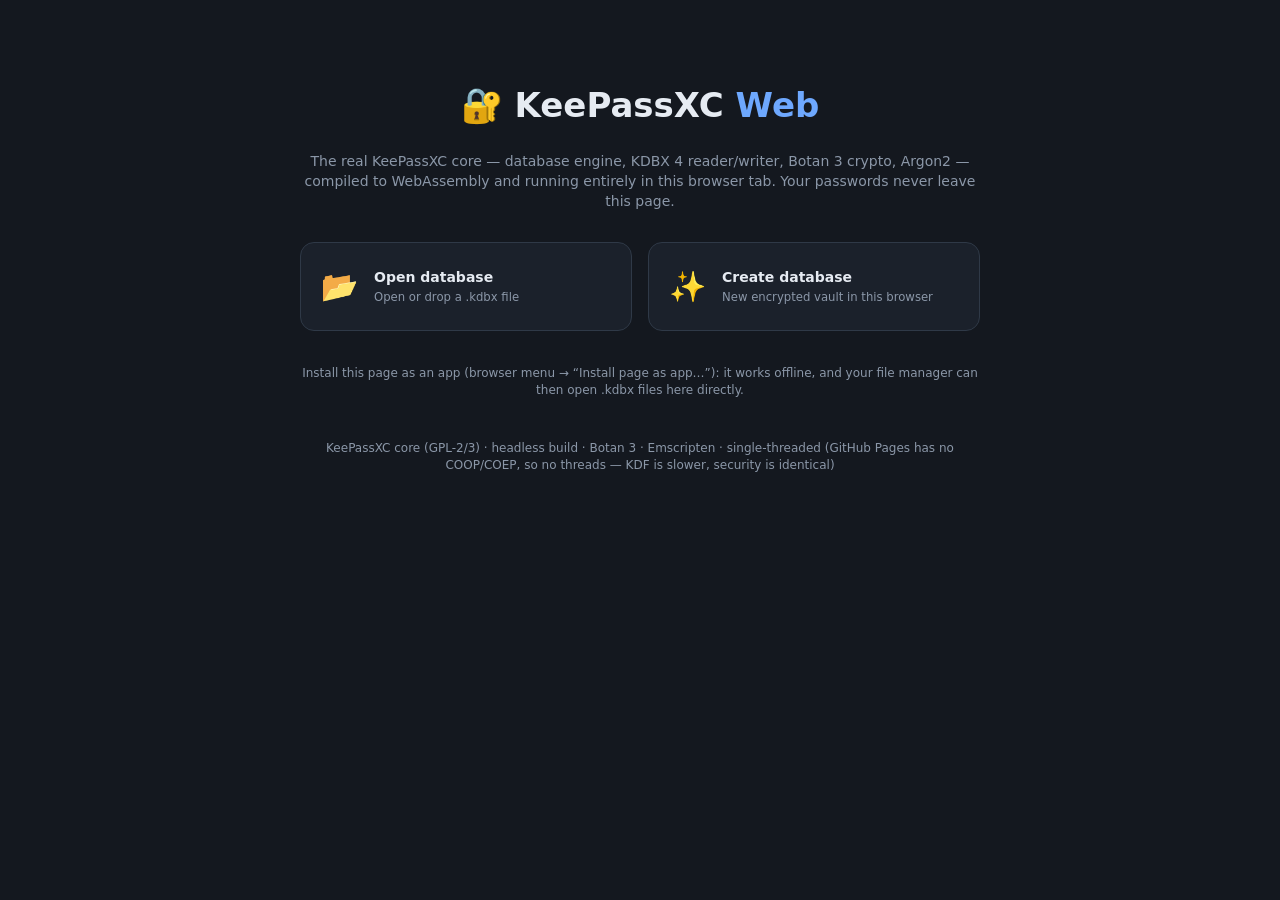
<file: index.html>
<!doctype html>
<html lang="en">
<head>
<meta charset="utf-8">
<meta name="viewport" content="width=device-width, initial-scale=1">
<title>KeePassXC Web</title>
<meta name="color-scheme" content="dark">
<meta name="theme-color" content="#14181f">
<link rel="icon" href="data:image/svg+xml,<svg xmlns='http://www.w3.org/2000/svg' viewBox='0 0 100 100'><text y='.9em' font-size='90'>🔐</text></svg>">
<link rel="manifest" href="manifest.webmanifest">
<link rel="apple-touch-icon" href="icons/icon-192.png">
<link rel="stylesheet" href="styles.css">
<script src="wasm/keepassxc.js"></script>
<script src="app.js" defer></script>
</head>
<body>

<div id="boot"><div class="spinner"></div><p id="boot-msg">Loading the KeePassXC engine …</p></div>

<!-- ================= Landing ================= -->
<section id="landing" hidden>
  <div class="hero">
    <h1>🔐 KeePassXC <em>Web</em></h1>
    <p class="tagline">
      The real KeePassXC core — database engine, KDBX&nbsp;4 reader/writer, Botan&nbsp;3
      crypto, Argon2 — compiled to WebAssembly and running entirely in this
      browser tab. Your passwords never leave this page.
    </p>
    <div class="cards">
      <button class="card" id="btn-open">
        <span class="big">📂</span>
        <span><b>Open database</b><br><small>Open or drop a .kdbx file</small></span>
      </button>
      <button class="card" id="btn-create">
        <span class="big">✨</span>
        <span><b>Create database</b><br><small>New encrypted vault in this browser</small></span>
      </button>
    </div>
    <p class="hint">Install this page as an app (browser menu →
      “Install page as app…”): it works offline, and your file manager
      can then open .kdbx files here directly.</p>
    <div id="recent" hidden>
      <h2>Saved on this device</h2>
      <ul id="recent-list"></ul>
      <p class="hint">Encrypted copies stored in this browser's IndexedDB (origin-scoped).</p>
    </div>
    <footer>
      KeePassXC core (GPL-2/3) · headless build · Botan 3 · Emscripten ·
      single-threaded (GitHub Pages has no COOP/COEP, so no threads — KDF is
      slower, security is identical)
    </footer>
  </div>
</section>

<!-- ================= Unlock ================= -->
<section id="unlock" hidden>
  <form class="panel unlock-panel" id="unlock-form">
    <h2>🔒<span id="unlock-filename">database.kdbx</span></h2>
    <label class="field">
      <span>Master password</span>
      <input type="password" id="unlock-password" autocomplete="current-password" autofocus>
    </label>
    <label class="field">
      <span>Key file <small>(optional)</small></span>
      <input type="file" id="unlock-keyfile">
    </label>
    <label class="check">
      <input type="checkbox" id="unlock-keep" checked>
      Keep an encrypted copy in this browser <small>(lets you unlock it again
      without re-uploading; stored only in this browser's IndexedDB)</small>
    </label>
    <p class="error" id="unlock-error" hidden></p>
    <div class="row">
      <button type="button" class="btn ghost" id="unlock-back">← Back</button>
      <button type="submit" class="btn primary" id="unlock-go">Unlock</button>
    </div>
  </form>
</section>

<!-- ================= Main ================= -->
<section id="main" hidden>
  <header id="topbar">
    <span id="db-title" title="">Database</span>
    <span id="dirty-dot" title="Unsaved changes" hidden>●</span>
    <input id="search" type="search" placeholder="Search entries…" autocomplete="off">
    <div class="topbar-actions">
      <button class="btn" id="btn-save" title="Save (Ctrl+S)">💾 Save</button>
      <button class="btn" id="btn-download" title="Download .kdbx file">⬇ Download</button>
      <button class="btn" id="btn-credentials" title="Change master password / key file">🔑 Credentials</button>
      <button class="btn warn" id="btn-lock" title="Lock (Ctrl+L)">🔒 Lock</button>
    </div>
  </header>

  <div id="layout">
    <nav id="tree-pane"><div id="tree"></div></nav>
    <section id="list-pane">
      <div id="list-head">
        <h3 id="list-title">All entries</h3>
        <button class="btn small" id="btn-add-entry">＋ Entry</button>
      </div>
      <div id="entry-list"></div>
    </section>
    <article id="detail-pane"><div id="detail"><p class="hint">Select an entry.</p></div></article>
  </div>
</section>

<!-- ================= Dialogs ================= -->
<dialog id="dlg-create">
  <form method="dialog" class="panel" id="create-form">
    <h2>Create database</h2>
    <label class="field"><span>Name</span>
      <input id="create-name" required value="My Vault"></label>
    <label class="field"><span>Master password</span>
      <input type="password" id="create-password" required autocomplete="new-password"></label>
    <label class="field"><span>Repeat password</span>
      <input type="password" id="create-password2" required autocomplete="new-password"></label>
    <div class="pw-health" id="create-health" hidden>
      <div class="bar"><i id="create-health-bar"></i></div>
      <small id="create-health-text"></small>
    </div>
    <label class="field"><span>Key file <small>(optional — a key file you upload now will be required every unlock)</small></span>
      <input type="file" id="create-keyfile"></label>
    <label class="field"><span>Key derivation</span>
      <select id="create-kdf">
        <option value="fast">Argon2id — fast (for trying this out: 2 passes, 8 MiB)</option>
        <option value="balanced" selected>Argon2id — balanced (3 passes, 64 MiB) — recommended</option>
        <option value="strong">Argon2id — strong (4 passes, 256 MiB)</option>
        <option value="aes">AES-KDF (fast, weaker)</option>
      </select></label>
    <p class="hint">Key derivation runs single-threaded in the tab and blocks
    the page for a few seconds — the busy screen you'll see is expected.</p>
    <p class="error" id="create-error" hidden></p>
    <div class="row">
      <button class="btn ghost" value="cancel">Cancel</button>
      <button class="btn primary" value="ok" id="create-go">Create</button>
    </div>
  </form>
</dialog>

<dialog id="dlg-entry">
  <form method="dialog" class="panel wide" id="entry-form">
    <h2 id="entry-form-title">Edit entry</h2>
    <div class="grid2">
      <label class="field"><span>Title</span><input id="e-title" required></label>
      <label class="field"><span>Username</span><input id="e-username" autocomplete="off"></label>
      <label class="field"><span>Password</span>
        <span class="input-group">
          <input type="password" id="e-password" autocomplete="new-password">
          <button type="button" class="btn small" id="e-toggle-pw" title="show">👁</button>
          <button type="button" class="btn small" id="e-gen" title="generate">🎲</button>
        </span>
        <span class="pw-health" id="e-health" hidden>
          <span class="bar"><i id="e-health-bar"></i></span>
          <small id="e-health-text"></small>
        </span>
      </label>
      <label class="field"><span>URL</span><input id="e-url" type="url" placeholder="https://"></label>
      <label class="field"><span>Tags <small>(comma-separated)</small></span><input id="e-tags"></label>
      <label class="field"><span>Icon number<small>(KeePass icon set)</small></span><input id="e-icon" type="number" min="0" max="68" value="0"></label>
    </div>
    <label class="field"><span>Notes</span><textarea id="e-notes" rows="3"></textarea></label>
    <div class="field"><span>Custom attributes</span>
      <div id="e-attrs"></div>
      <button type="button" class="btn small" id="e-attr-add">＋ attribute</button>
    </div>
    <label class="check"><input type="checkbox" id="e-expires"> Entry expires
      <input type="datetime-local" id="e-expiry" hidden></label>
    <p class="error" id="entry-error" hidden></p>
    <div class="row">
      <button class="btn ghost" value="cancel">Cancel</button>
      <button class="btn primary" value="ok" id="entry-go">Save entry</button>
    </div>
  </form>
</dialog>

<dialog id="dlg-group">
  <form method="dialog" class="panel" id="group-form">
    <h2 id="group-form-title">Edit group</h2>
    <label class="field"><span>Name</span><input id="g-name" required></label>
    <label class="field"><span>Notes</span><textarea id="g-notes" rows="2"></textarea></label>
    <label class="field"><span>Icon number</span><input id="g-icon" type="number" min="0" max="68" value="48"></label>
    <p class="error" id="group-error" hidden></p>
    <div class="row">
      <button class="btn ghost" value="cancel">Cancel</button>
      <button class="btn primary" value="ok" id="group-go">Save group</button>
    </div>
  </form>
</dialog>

<dialog id="dlg-generator">
  <div class="panel wide">
    <h2>Password generator</h2>
    <div class="tabs">
      <button class="tab on" data-tab="pw">Password</button>
      <button class="tab" data-tab="phrase">Passphrase</button>
    </div>
    <div id="gen-pw" class="tab-body">
      <label class="field"><span>Length: <b id="gen-len-v">20</b></span>
        <input type="range" id="gen-len" min="6" max="64" value="20"></label>
      <div class="checks" id="gen-classes">
        <label class="check"><input type="checkbox" value="1" checked> abc lower</label>
        <label class="check"><input type="checkbox" value="2" checked> ABC upper</label>
        <label class="check"><input type="checkbox" value="4" checked> 123 digits</label>
        <label class="check"><input type="checkbox" value="8"> {} braces</label>
        <label class="check"><input type="checkbox" value="16"> ;: punctuation</label>
        <label class="check"><input type="checkbox" value="32"> "' quotes</label>
        <label class="check"><input type="checkbox" value="64"> -– dashes</label>
        <label class="check"><input type="checkbox" value="128"> +× math</label>
        <label class="check"><input type="checkbox" value="256"> #$ logograms</label>
        <label class="check"><input type="checkbox" value="512"> àé extended</label>
      </div>
      <div class="checks">
        <label class="check"><input type="checkbox" id="gen-alike" checked> exclude look-alikes</label>
        <label class="check"><input type="checkbox" id="gen-every" checked> from every group</label>
      </div>
      <label class="field"><span>Exclude characters</span><input id="gen-exclude" placeholder="e.g. 0OIl"></label>
    </div>
    <div id="gen-phrase" class="tab-body" hidden>
      <label class="field"><span>Words: <b id="gen-words-v">6</b></span>
        <input type="range" id="gen-words" min="3" max="12" value="6"></label>
      <label class="field"><span>Separator</span><input id="gen-sep" value=" " size="4"></label>
      <p class="hint">EFF large wordlist (7776 words, shipped with the app).</p>
    </div>
    <div class="field"><span>Result</span>
      <span class="input-group">
        <output id="gen-result" class="mono"></output>
        <button class="btn small" id="gen-refresh">↻</button>
      </span>
      <span class="pw-health" id="gen-health">
        <span class="bar"><i id="gen-health-bar"></i></span>
        <small id="gen-health-text"></small>
      </span>
    </div>
    <div class="row">
      <button class="btn ghost" id="gen-close">Close</button>
      <button class="btn" id="gen-copy">📋 Copy</button>
      <button class="btn primary" id="gen-use">Use</button>
    </div>
  </div>
</dialog>

<dialog id="dlg-totp">
  <form method="dialog" class="panel" id="totp-form">
    <h2>TOTP setup</h2>
    <label class="field"><span>Secret <small>(Base32)</small></span>
      <input id="t-key" class="mono" placeholder="e.g. JBSWY3DPEHPK3PXP" autocomplete="off"></label>
    <div class="grid2">
      <label class="field"><span>Digits</span>
        <select id="t-digits"><option>6</option><option>8</option></select></label>
      <label class="field"><span>Period (s)</span>
        <select id="t-step"><option>30</option><option>60</option></select></label>
    </div>
    <label class="field"><span>Algorithm</span>
      <select id="t-algo">
        <option value="0">SHA-1</option><option value="1">SHA-256</option><option value="2">SHA-512</option>
      </select></label>
    <p class="hint">Leave the secret empty and submit to remove TOTP.</p>
    <p class="error" id="totp-error" hidden></p>
    <div class="row">
      <button class="btn ghost" value="cancel">Cancel</button>
      <button class="btn primary" value="ok">Save</button>
    </div>
  </form>
</dialog>

<dialog id="dlg-credentials">
  <form method="dialog" class="panel" id="credentials-form">
    <h2>Change credentials</h2>
    <p class="hint">Changes the master password / key file of this database.
    The old credentials keep working on previously saved copies.</p>
    <label class="field"><span>New master password</span>
      <input type="password" id="c-password" autocomplete="new-password"></label>
    <label class="field"><span>Key file <small>(leave empty to remove)</small></span>
      <input type="file" id="c-keyfile"></label>
    <p class="error" id="credentials-error" hidden></p>
    <div class="row">
      <button class="btn ghost" value="cancel">Cancel</button>
      <button class="btn primary" value="ok">Change &amp; save</button>
    </div>
  </form>
</dialog>

<dialog id="dlg-move">
  <form method="dialog" class="panel" id="move-form">
    <h2>Move</h2>
    <label class="field"><span>Destination group</span>
      <select id="m-group"></select></label>
    <p class="error" id="move-error" hidden></p>
    <div class="row">
      <button class="btn ghost" value="cancel">Cancel</button>
      <button class="btn primary" value="ok">Move</button>
    </div>
  </form>
</dialog>

<!-- busy overlay + toasts (overlay starts hidden; busy() shows it) -->
<div id="overlay" hidden><div><div class="spinner"></div><p id="overlay-label">Working …</p></div></div>
<div id="toasts"></div>

</body>
</html>
</file>
<file: styles.css>
/* KeePassXC Web — dark, Qt-independent UI */

:root {
  --bg: #14181f;
  --bg2: #1b212b;
  --bg3: #232b38;
  --line: #2f3947;
  --fg: #e6ebf2;
  --fg-dim: #8b97a8;
  --accent: #6ea8fe;
  --accent-strong: #3d7ddd;
  --danger: #ff7b72;
  --ok: #3fb950;
  --warn: #d29922;
  --radius: 8px;
  --mono: ui-monospace, "Cascadia Code", "JetBrains Mono", Menlo, Consolas, monospace;
}

* { box-sizing: border-box; }
html, body { height: 100%; }
body {
  margin: 0;
  background: var(--bg);
  color: var(--fg);
  font: 14px/1.45 system-ui, "Segoe UI", Roboto, sans-serif;
}
.mono { font-family: var(--mono); }
h1, h2, h3 { margin: 0 0 .6em; font-weight: 600; }
a { color: var(--accent); }
small { color: var(--fg-dim); }
.hint { color: var(--fg-dim); font-size: 12px; }
.error { color: var(--danger); margin: .4em 0; font-size: 13px; }
[hidden] { display: none !important; }

/* boot / overlay spinner */
#boot, #overlay {
  position: fixed; inset: 0; display: grid; place-items: center;
  background: var(--bg); z-index: 50; text-align: center;
}
#overlay { background: rgba(10, 12, 16, .82); backdrop-filter: blur(2px); z-index: 100; }
.spinner {
  width: 34px; height: 34px; margin: 0 auto 12px;
  border: 3px solid var(--line); border-top-color: var(--accent);
  border-radius: 50%; animation: spin .8s linear infinite;
}
@keyframes spin { to { transform: rotate(360deg); } }

/* buttons / inputs */
.btn {
  background: var(--bg3); color: var(--fg); border: 1px solid var(--line);
  border-radius: var(--radius); padding: 7px 14px; cursor: pointer; font: inherit;
}
.btn:hover { border-color: var(--accent); }
.btn.primary { background: var(--accent-strong); border-color: var(--accent-strong); color: #fff; }
.btn.primary:hover { filter: brightness(1.12); }
.btn.ghost { background: transparent; }
.btn.warn:hover { border-color: var(--danger); color: var(--danger); }
.btn.small { padding: 3px 8px; font-size: 12px; }
.btn:disabled { opacity: .5; cursor: default; }

.field { display: block; margin: 10px 0; }
.field > span { display: block; margin-bottom: 4px; font-size: 13px; color: var(--fg-dim); }
input, select, textarea, output {
  width: 100%; padding: 8px 10px; background: var(--bg2);
  border: 1px solid var(--line); border-radius: var(--radius);
  color: var(--fg); font: inherit;
}
input:focus, select:focus, textarea:focus { outline: none; border-color: var(--accent); }
input[type="file"] { padding: 6px; }
input[type="range"] { padding: 0; }
.check { display: flex; gap: 8px; align-items: baseline; margin: 8px 0; cursor: pointer; }
.check input { width: auto; }
.grid2 { display: grid; grid-template-columns: 1fr 1fr; gap: 0 12px; }
.row { display: flex; justify-content: flex-end; gap: 10px; margin-top: 14px; }
.input-group { display: flex; gap: 6px; }
.input-group input { flex: 1; }
.input-group output { flex: 1; overflow-wrap: anywhere; }

/* dialogs */
dialog {
  background: var(--bg2); color: var(--fg); border: 1px solid var(--line);
  border-radius: 12px; padding: 0; max-width: min(92vw, 540px); width: 100%;
}
dialog.wide, .panel.wide { max-width: min(94vw, 700px); }
dialog::backdrop { background: rgba(5, 7, 10, .6); }
.panel { padding: 20px 22px; }

/* landing */
.hero { max-width: 720px; margin: 0 auto; padding: 9vh 20px 40px; text-align: center; }
.hero h1 { font-size: 34px; }
.hero h1 em { color: var(--accent); font-style: normal; }
.tagline { color: var(--fg-dim); margin-bottom: 30px; }
.cards { display: grid; grid-template-columns: 1fr 1fr; gap: 16px; margin-bottom: 34px; }
.card {
  display: flex; align-items: center; gap: 16px; text-align: left;
  background: var(--bg2); border: 1px solid var(--line); border-radius: 14px;
  padding: 22px 20px; cursor: pointer; color: var(--fg); font: inherit;
}
.card:hover { border-color: var(--accent); background: var(--bg3); }
.card .big { font-size: 30px; }
.card small { display: block; margin-top: 2px; }
#recent { text-align: left; border-top: 1px solid var(--line); padding-top: 18px; }
#recent ul { list-style: none; padding: 0; margin: 10px 0; }
#recent li {
  display: flex; align-items: center; gap: 10px; padding: 9px 12px;
  border: 1px solid var(--line); border-radius: var(--radius); margin-bottom: 6px;
}
#recent li .name { flex: 1; }
.hero footer { margin-top: 40px; font-size: 12px; color: var(--fg-dim); }

/* main layout */
#topbar {
  display: flex; align-items: center; gap: 12px;
  padding: 10px 16px; background: var(--bg2); border-bottom: 1px solid var(--line);
  position: sticky; top: 0; z-index: 10;
}
#db-title { font-weight: 600; white-space: nowrap; overflow: hidden; text-overflow: ellipsis; max-width: 26vw; }
#dirty-dot { color: var(--warn); }
#search { flex: 1; max-width: 380px; }
.topbar-actions { display: flex; gap: 8px; margin-left: auto; }

#layout { display: grid; grid-template-columns: 250px 340px 1fr; height: calc(100vh - 55px); }
#tree-pane { overflow: auto; border-right: 1px solid var(--line); padding: 10px; }
#list-pane { overflow: auto; border-right: 1px solid var(--line); display: flex; flex-direction: column; }
#detail-pane { overflow: auto; padding: 18px 22px; }

/* group tree */
#tree ul { list-style: none; margin: 0; padding-left: 16px; }
#tree > ul { padding-left: 0; }
.tree-row {
  display: flex; align-items: center; gap: 7px; padding: 5px 8px;
  border-radius: 6px; cursor: pointer; white-space: nowrap; user-select: none;
}
.tree-row:hover { background: var(--bg3); }
.tree-row.sel { background: var(--accent-strong); color: #fff; }
.tree-row .tw { width: 14px; text-align: center; color: var(--fg-dim); flex: none; }
.tree-row.sel .tw { color: #fff; }
.tree-actions { margin-left: auto; display: none; gap: 2px; }
.tree-row:hover .tree-actions { display: inline-flex; }
.tree-actions button {
  background: none; border: none; color: inherit; cursor: pointer;
  font-size: 11px; padding: 1px 3px; border-radius: 4px; opacity: .8;
}
.tree-actions button:hover { opacity: 1; background: rgba(128,128,128,.3); }
.tree-add { margin-top: 8px; }

/* entry list */
#list-head {
  display: flex; align-items: center; justify-content: space-between;
  padding: 12px 14px; border-bottom: 1px solid var(--line); position: sticky; top: 0;
  background: var(--bg); z-index: 5;
}
#list-head h3 { margin: 0; font-size: 14px; }
#entry-list { flex: 1; }
.entry-row {
  display: flex; align-items: center; gap: 10px; padding: 10px 14px;
  border-bottom: 1px solid var(--line); cursor: pointer;
}
.entry-row:hover { background: var(--bg2); }
.entry-row.sel { background: var(--bg3); box-shadow: inset 3px 0 0 var(--accent); }
.entry-row .ic { flex: none; width: 20px; text-align: center; }
.entry-row .mid { flex: 1; min-width: 0; }
.entry-row .t { font-weight: 600; overflow: hidden; text-overflow: ellipsis; white-space: nowrap; }
.entry-row .u { color: var(--fg-dim); font-size: 12px; overflow: hidden; text-overflow: ellipsis; white-space: nowrap; }
.entry-row .badges { flex: none; display: flex; gap: 4px; }
.badge {
  font-size: 10px; padding: 1px 6px; border-radius: 10px;
  border: 1px solid var(--line); color: var(--fg-dim);
}
.badge.expired, .badge.recycled { color: var(--danger); border-color: var(--danger); }
.badge.totp { color: var(--accent); border-color: var(--accent); }

/* detail pane */
#detail table { border-collapse: collapse; width: 100%; margin-bottom: 16px; }
#detail td { padding: 7px 10px; border-bottom: 1px solid var(--line); vertical-align: top; }
#detail td:first-child { color: var(--fg-dim); width: 130px; white-space: nowrap; }
.detail-head { display: flex; align-items: center; gap: 10px; margin-bottom: 14px; }
.detail-head h2 { margin: 0; flex: 1; }
.pw-line { display: flex; gap: 6px; align-items: center; }
.pw-line .mono { flex: 1; overflow-wrap: anywhere; }
.totp-code { font-family: var(--mono); font-size: 24px; letter-spacing: 3px; }
.totp-code small { font-size: 12px; letter-spacing: 0; }
.progress-ring { position: relative; display: inline-block; width: 22px; height: 22px; flex: none; }
.section-title {
  display: flex; align-items: center; gap: 8px; margin: 18px 0 8px;
  font-size: 12px; text-transform: uppercase; letter-spacing: .8px; color: var(--fg-dim);
}
.section-title::after { content: ""; flex: 1; border-top: 1px solid var(--line); }
.kv { display: flex; gap: 8px; align-items: baseline; margin: 4px 0; }
.kv .k { color: var(--fg-dim); min-width: 130px; flex: none; }
.kv .v { flex: 1; overflow-wrap: anywhere; }
.attr-row { display: flex; gap: 6px; margin: 4px 0; }
.attr-row .k { min-width: 140px; flex: none; color: var(--fg-dim); }
.att-row { display: flex; gap: 8px; align-items: center; margin: 4px 0; }
.att-row .grow { flex: 1; overflow: hidden; text-overflow: ellipsis; white-space: nowrap; }
.history-row { display: flex; gap: 10px; align-items: center; padding: 6px 0; border-bottom: 1px solid var(--line); }
.history-row .grow { flex: 1; color: var(--fg-dim); font-size: 12px; }
.health-pill { font-size: 12px; padding: 2px 8px; border-radius: 10px; border: 1px solid var(--line); }

/* password health bars */
.pw-health { display: block; margin-top: 6px; }
.bar { display: block; height: 5px; border-radius: 3px; background: var(--line); overflow: hidden; }
.bar i { display: block; height: 100%; width: 0; background: var(--danger); transition: width .25s; }
.bar.q1 i { background: var(--danger); }
.bar.q2 i { background: #e36209; }
.bar.q3 i { background: var(--warn); }
.bar.q4 i { background: var(--ok); }
.bar.q5 i { background: #2ea043; }

/* generator */
.tabs { display: flex; gap: 6px; margin-bottom: 12px; }
.tab { background: none; border: 1px solid var(--line); border-radius: 6px 6px 0 0;
  padding: 6px 14px; color: var(--fg-dim); cursor: pointer; }
.tab.on { color: var(--fg); background: var(--bg3); border-bottom-color: transparent; }
.checks { display: flex; flex-wrap: wrap; gap: 4px 14px; margin: 8px 0; }
.checks .check { margin: 2px 0; }

/* toasts */
#toasts { position: fixed; bottom: 18px; left: 50%; transform: translateX(-50%);
  display: flex; flex-direction: column; gap: 8px; z-index: 200; }
.toast {
  background: var(--bg3); border: 1px solid var(--line); border-left: 3px solid var(--accent);
  padding: 9px 16px; border-radius: var(--radius); box-shadow: 0 4px 18px rgba(0,0,0,.4);
  animation: rise .2s ease-out;
}
.toast.err { border-left-color: var(--danger); }
.toast.ok { border-left-color: var(--ok); }
@keyframes rise { from { opacity: 0; transform: translateY(8px); } }

/* narrow screens */
@media (max-width: 1000px) {
  #layout { grid-template-columns: 200px 1fr; grid-template-rows: 1fr; }
  #detail-pane { position: fixed; inset: 55px 0 0 0; background: var(--bg);
    z-index: 20; padding: 16px; }
}
@media (max-width: 640px) {
  .cards { grid-template-columns: 1fr; }
  #layout { grid-template-columns: 1fr; }
  #tree-pane { display: none; }
}
</file>
